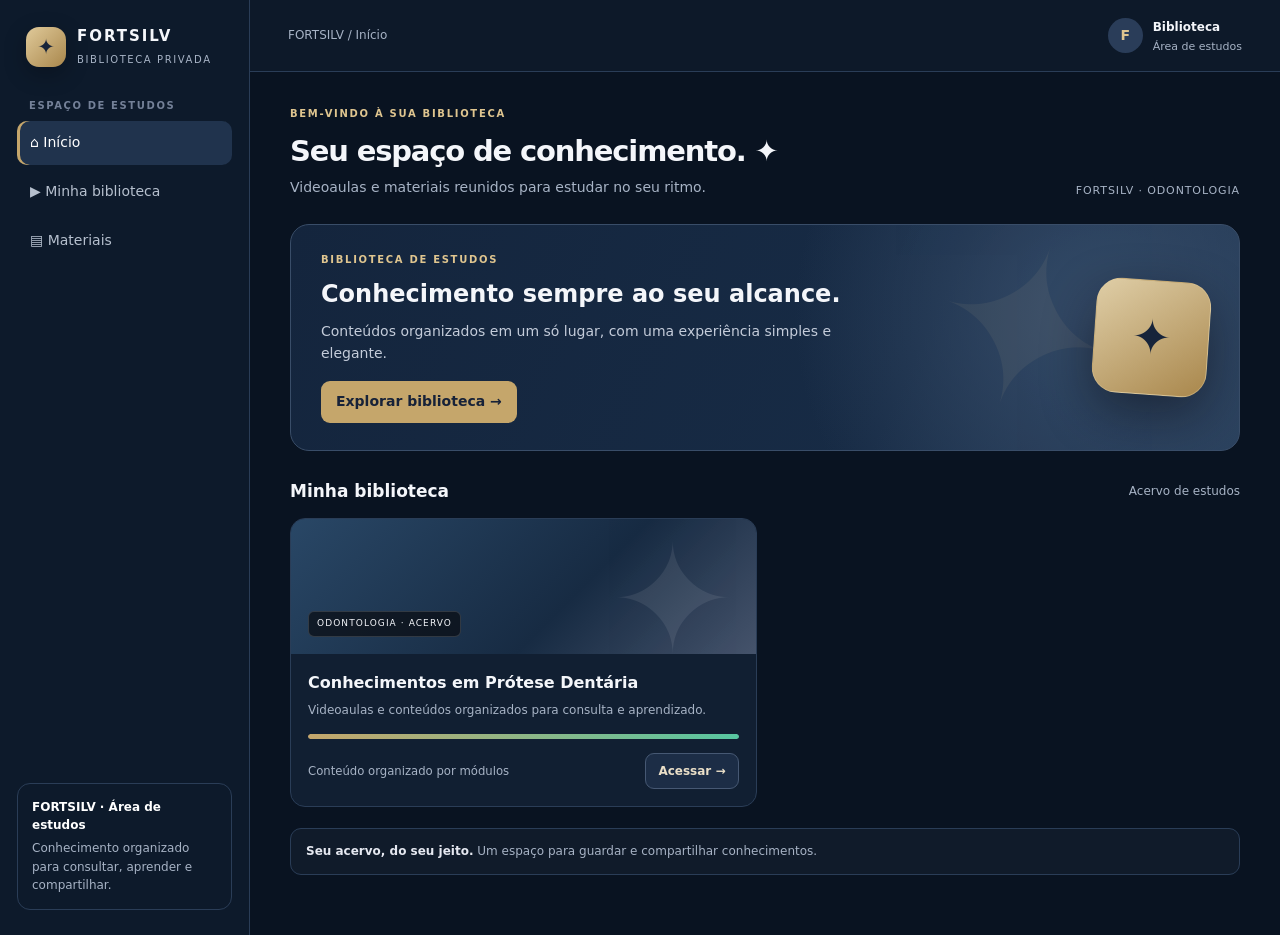
<file: index.html>
<!doctype html>
<html lang="pt-BR"><head><meta charset="utf-8"><meta name="viewport" content="width=device-width,initial-scale=1"><meta name="theme-color" content="#091321"><title>FORTSILV — Biblioteca privada</title><link rel="stylesheet" href="/css/estilo.css"></head>
<body><div class="app">
<aside class="sidebar"><div class="brand"><div class="logo">✦</div><div><b>FORTSILV</b><small>BIBLIOTECA PRIVADA</small></div></div><div><div class="navlabel">ESPAÇO DE ESTUDOS</div><nav class="nav"><button class="active" data-view="inicio">⌂ Início</button><button data-view="biblioteca">▶ Minha biblioteca</button><button data-view="materiais">▤ Materiais</button></nav></div><div class="sidebottom"><strong>FORTSILV · Área de estudos</strong>Conhecimento organizado para consultar, aprender e compartilhar.</div></aside>
<main><header class="topbar"><div class="crumb">FORTSILV / <span id="crumb">Início</span></div><div class="profile"><div class="avatar">F</div><div><b style="font-size:12px">Biblioteca</b><small>Área de estudos</small></div></div></header><div class="content">
<section id="inicio" class="view"><div class="welcome"><div><div class="eyebrow">BEM-VINDO À SUA BIBLIOTECA</div><h1>Seu espaço de conhecimento. ✦</h1><p>Videoaulas e materiais reunidos para estudar no seu ritmo.</p></div><div class="date">FORTSILV · ODONTOLOGIA</div></div><div class="hero"><div class="hero-copy"><div class="eyebrow">BIBLIOTECA DE ESTUDOS</div><h2>Conhecimento sempre ao seu alcance.</h2><p>Conteúdos organizados em um só lugar, com uma experiência simples e elegante.</p><button class="primary" onclick="showView('biblioteca')">Explorar biblioteca →</button></div><div class="hero-mark">✦</div></div><div class="sectionhead"><h3>Minha biblioteca</h3><span>Acervo de estudos</span></div><div class="coursegrid"><article class="course"><div class="cover"><span class="tag">ODONTOLOGIA · ACERVO</span></div><div class="coursebody"><h4>Conhecimentos em Prótese Dentária</h4><p>Videoaulas e conteúdos organizados para consulta e aprendizado.</p><div class="progress"><i style="width:100%"></i></div><div class="coursefoot"><small>Conteúdo organizado por módulos</small><button class="ghost" onclick="showView('biblioteca')">Acessar →</button></div></div></article></div><div class="notice"><b>Seu acervo, do seu jeito.</b> Um espaço para guardar e compartilhar conhecimentos.</div></section>
<section id="biblioteca" class="view hidden"><div class="page-title"><div class="eyebrow">ACERVO DE VIDEOAULAS</div><h1>Conhecimentos em Prótese Dentária</h1><p>Selecione uma aula para assistir.</p></div><div class="lessonlayout"><div class="player"><div class="videoarea" id="videoArea"><div><div style="font-size:42px;color:var(--gold2)">▶</div><small>SELECIONE UMA AULA NA LISTA</small></div></div><div class="playerinfo"><h3 id="videoTitle">Sua próxima aula aparecerá aqui</h3><p id="videoDesc">As aulas publicadas pelo administrador aparecerão na lista ao lado.</p></div></div><div class="modules"><div class="moduleshead"><b>Programa de estudos</b><small>Aulas disponíveis</small></div><div id="lessons"><div class="empty">Nenhuma aula publicada ainda.</div></div></div></div></section>
<section id="materiais" class="view hidden"><div class="page-title"><div class="eyebrow">ARQUIVOS E REFERÊNCIAS</div><h1>Materiais complementares</h1><p>Documentos e arquivos de apoio.</p></div><div class="adminlist"><h3>Biblioteca de materiais</h3><div class="empty">Os materiais serão adicionados nesta área quando o armazenamento estiver conectado.</div></div></section>
</div></main></div><div id="toast" class="toast hidden"></div><script src="/js/aluno.js"></script></body></html>
</file>
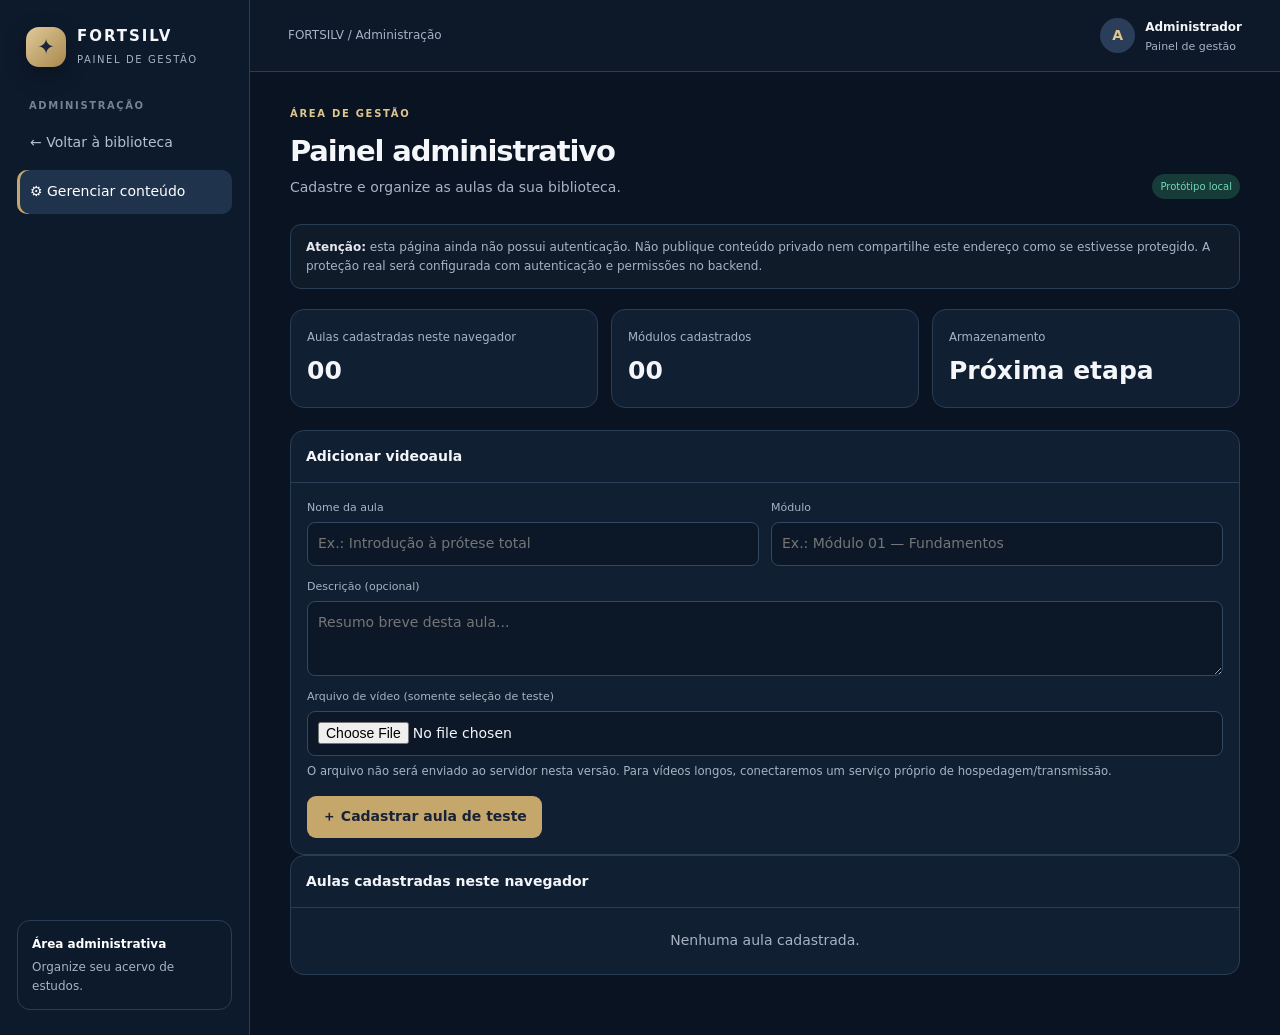
<file: admin.html>
<!doctype html>
<html lang="pt-BR"><head><meta charset="utf-8"><meta name="viewport" content="width=device-width,initial-scale=1"><meta name="theme-color" content="#091321"><title>FORTSILV — Administração</title><link rel="stylesheet" href="/css/estilo.css"></head>
<body><div class="app"><aside class="sidebar"><div class="brand"><div class="logo">✦</div><div><b>FORTSILV</b><small>PAINEL DE GESTÃO</small></div></div><div><div class="navlabel">ADMINISTRAÇÃO</div><nav class="nav"><a href="/">← Voltar à biblioteca</a><button class="active">⚙ Gerenciar conteúdo</button></nav></div><div class="sidebottom"><strong>Área administrativa</strong>Organize seu acervo de estudos.</div></aside>
<main><header class="topbar"><div class="crumb">FORTSILV / Administração</div><div class="profile"><div class="avatar">A</div><div><b style="font-size:12px">Administrador</b><small>Painel de gestão</small></div></div></header><div class="content">
<div class="welcome"><div><div class="eyebrow">ÁREA DE GESTÃO</div><h1>Painel administrativo</h1><p>Cadastre e organize as aulas da sua biblioteca.</p></div><span class="status">Protótipo local</span></div>
<div class="notice" style="margin:0 0 20px"><b>Atenção:</b> esta página ainda não possui autenticação. Não publique conteúdo privado nem compartilhe este endereço como se estivesse protegido. A proteção real será configurada com autenticação e permissões no backend.</div>
<div class="admincards"><div class="stat"><small>Aulas cadastradas neste navegador</small><strong id="count">00</strong></div><div class="stat"><small>Módulos cadastrados</small><strong id="modules">00</strong></div><div class="stat"><small>Armazenamento</small><strong>Próxima etapa</strong></div></div>
<div class="adminlist"><h3>Adicionar videoaula</h3><div class="formgrid"><div class="field"><label>Nome da aula</label><input id="title" placeholder="Ex.: Introdução à prótese total"></div><div class="field"><label>Módulo</label><input id="module" placeholder="Ex.: Módulo 01 — Fundamentos"></div><div class="field full"><label>Descrição (opcional)</label><textarea id="desc" placeholder="Resumo breve desta aula..."></textarea></div><div class="field full"><label>Arquivo de vídeo (somente seleção de teste)</label><input id="video" type="file" accept="video/*"><small style="color:var(--muted)">O arquivo não será enviado ao servidor nesta versão. Para vídeos longos, conectaremos um serviço próprio de hospedagem/transmissão.</small></div></div><div class="actions"><button class="primary" onclick="addLesson()">＋ Cadastrar aula de teste</button></div></div>
<div class="adminlist"><h3>Aulas cadastradas neste navegador</h3><div id="list"><div class="empty">Nenhuma aula cadastrada.</div></div></div>
</div></main></div><div id="toast" class="toast hidden"></div><script src="/js/admin.js"></script></body></html>
</file>
<file: css/estilo.css>
:root{--bg:#091321;--sidebar:#0d1a2b;--panel:#111f32;--panel2:#172943;--line:#2a3d57;--text:#f4f6fa;--muted:#a7b3c5;--gold:#c5a66b;--gold2:#dfc58f;--green:#57c6a1;--danger:#d97979}
*{box-sizing:border-box}body{margin:0;background:var(--bg);color:var(--text);font:14px/1.55 Inter,system-ui,-apple-system,Segoe UI,sans-serif}button,input,textarea,select{font:inherit}button{cursor:pointer}.app{min-height:100vh;display:grid;grid-template-columns:250px 1fr}.sidebar{background:var(--sidebar);border-right:1px solid var(--line);padding:25px 17px;display:flex;flex-direction:column;gap:28px}.brand{display:flex;align-items:center;gap:11px;padding:0 9px}.logo{width:40px;height:40px;border-radius:13px;background:linear-gradient(135deg,#e0ca9a,#a9874c);display:grid;place-items:center;color:#17243a;font-size:21px;font-weight:900;box-shadow:0 7px 22px #0004}.brand b{display:block;font-size:15px;letter-spacing:.13em}.brand small{color:var(--muted);font-size:10px;letter-spacing:.16em}.navlabel{color:#748198;font-size:10px;font-weight:800;letter-spacing:.16em;padding:0 12px;margin-bottom:8px}.nav{display:grid;gap:5px}.nav a,.nav button{border:0;background:transparent;color:#b6c0ce;text-align:left;text-decoration:none;padding:11px 13px;border-radius:10px;display:flex;gap:12px;align-items:center}.nav a:hover,.nav button:hover,.nav .active{background:#20334d;color:#fff}.nav .active{box-shadow:inset 3px 0 var(--gold)}.ico{width:19px;text-align:center}.sidebottom{margin-top:auto;border:1px solid var(--line);border-radius:13px;padding:14px;color:var(--muted);font-size:12px}.sidebottom strong{color:#fff;display:block;margin-bottom:4px}main{min-width:0}.topbar{height:72px;border-bottom:1px solid var(--line);display:flex;align-items:center;justify-content:space-between;padding:0 38px;background:#0d1929}.crumb{color:var(--muted);font-size:12px}.profile{display:flex;align-items:center;gap:10px}.avatar{width:35px;height:35px;border-radius:50%;background:#2a3d59;display:grid;place-items:center;color:var(--gold2);font-weight:800}.profile small{display:block;color:var(--muted);font-size:11px}.content{max-width:1250px;margin:auto;padding:34px 40px 60px}.eyebrow{color:var(--gold2);text-transform:uppercase;letter-spacing:.17em;font-size:10px;font-weight:800}.welcome{display:flex;justify-content:space-between;align-items:flex-end;gap:20px;margin-bottom:25px}.welcome h1{font-size:29px;letter-spacing:-.04em;margin:7px 0 4px}.welcome p{color:var(--muted);margin:0}.date{color:var(--muted);font-size:11px;letter-spacing:.08em}.hero{position:relative;overflow:hidden;border:1px solid #394d68;border-radius:19px;padding:27px 30px;background:radial-gradient(circle at 85% 40%,#354b68 0,transparent 37%),linear-gradient(115deg,#14253d,#172b45 65%,#263d59);min-height:178px;display:flex;align-items:center;justify-content:space-between;margin-bottom:27px}.hero:after{content:"✦";position:absolute;right:13%;top:-65px;font-size:220px;color:#e2c995;opacity:.07;transform:rotate(18deg)}.hero-copy{position:relative;z-index:1;max-width:570px}.hero h2{font-size:24px;margin:8px 0}.hero p{color:#c4ccda;margin:0 0 17px}.hero-mark{position:relative;z-index:1;width:115px;height:115px;border:1px solid #e0ca9a66;border-radius:25px;background:linear-gradient(145deg,#dfcea7,#a9874c);display:grid;place-items:center;color:#17243a;font-size:48px;box-shadow:0 18px 50px #08080f77;transform:rotate(4deg)}.primary{border:0;border-radius:9px;background:var(--gold);color:#172238;padding:10px 15px;font-weight:800}.primary:hover{background:var(--gold2)}.ghost{background:#1c2d46;color:#eadfc8;border:1px solid #465873;padding:8px 12px;border-radius:9px;font-size:12px;font-weight:700}.sectionhead{display:flex;justify-content:space-between;align-items:center;margin:27px 0 14px}.sectionhead h3{font-size:17px;margin:0}.sectionhead span{font-size:12px;color:var(--muted)}.coursegrid{display:grid;grid-template-columns:repeat(2,minmax(0,1fr));gap:17px}.course{border:1px solid var(--line);background:var(--panel);border-radius:15px;overflow:hidden;transition:.2s}.course:hover{transform:translateY(-2px);border-color:#8b7855}.cover{height:135px;padding:17px;display:flex;align-items:flex-end;position:relative;overflow:hidden;background:linear-gradient(135deg,#294766,#172b43 60%,#45536b)}.cover:after{content:"✦";position:absolute;right:20px;top:-35px;font-size:150px;color:white;opacity:.08}.tag{position:relative;z-index:1;background:#0b0d12b8;border:1px solid #ffffff25;border-radius:6px;padding:5px 8px;font-size:9px;letter-spacing:.12em;text-transform:uppercase}.coursebody{padding:17px}.coursebody h4{font-size:16px;margin:0 0 5px}.coursebody p{color:var(--muted);font-size:12px;margin:0 0 14px}.progress{height:5px;border-radius:9px;background:#273448;overflow:hidden}.progress i{display:block;height:100%;background:linear-gradient(90deg,var(--gold),var(--green));border-radius:9px}.coursefoot{display:flex;justify-content:space-between;align-items:center;margin-top:14px;gap:10px}.coursefoot small{color:var(--muted)}.notice{margin-top:21px;padding:13px 15px;border:1px solid var(--line);background:#101b2a;border-radius:11px;color:var(--muted);font-size:12px}.notice b{color:#e5e8f0}.page-title{margin:0 0 20px}.page-title h1{margin:5px 0;font-size:27px}.page-title p{color:var(--muted);margin:0}.lessonlayout{display:grid;grid-template-columns:minmax(0,1.55fr) minmax(260px,.8fr);gap:18px}.player,.modules,.adminlist,.stat{border:1px solid var(--line);background:var(--panel);border-radius:14px;overflow:hidden}.videoarea{aspect-ratio:16/9;display:grid;place-items:center;background:radial-gradient(circle at 50% 40%,#29364b,#101824 65%,#070b12);padding:20px;text-align:center}.videoarea video{width:100%;height:100%;object-fit:contain;background:#000}.videoarea small{display:block;color:#aeb6c7;margin-top:10px}.playerinfo{padding:16px}.playerinfo h3{margin:0 0 5px}.playerinfo p{color:var(--muted);font-size:12px;margin:0}.moduleshead,.adminlist h3{padding:15px;margin:0;border-bottom:1px solid var(--line);font-size:14px}.moduleshead small{display:block;color:var(--muted);font-weight:400}.modtitle{padding:12px 14px;font-weight:800;font-size:10px;letter-spacing:.1em;background:#192a42;color:var(--gold2)}.lesson{width:100%;display:flex;gap:9px;align-items:center;text-align:left;padding:11px 14px;border:0;border-bottom:1px solid #24344a;background:transparent;color:#c4ccda;font-size:12px}.lesson:hover,.lesson.selected{background:#263b58;color:white}.lesson small{margin-left:auto;color:#8d9bb0;white-space:nowrap}.empty{padding:22px;color:var(--muted);text-align:center}.admincards{display:grid;grid-template-columns:repeat(3,1fr);gap:13px;margin-bottom:22px}.stat{padding:16px}.stat small{color:var(--muted)}.stat strong{display:block;font-size:25px;margin-top:4px}.formgrid{display:grid;grid-template-columns:1fr 1fr;gap:12px;padding:16px}.field{display:grid;gap:6px}.field.full{grid-column:1/-1}.field label{font-size:11px;color:var(--muted)}.field input,.field textarea,.field select{width:100%;border:1px solid #344760;background:#0c1828;color:var(--text);border-radius:8px;padding:10px;outline:none}.field textarea{min-height:75px;resize:vertical}.actions{display:flex;gap:8px;align-items:center;padding:0 16px 16px}.adminrow{display:flex;justify-content:space-between;gap:15px;padding:14px 16px;border-bottom:1px solid var(--line);align-items:center}.adminrow small{display:block;color:var(--muted);margin-top:3px}.status{font-size:10px;color:#73d9b8;background:#173b38;padding:5px 8px;border-radius:20px}.toast{position:fixed;right:20px;bottom:20px;background:#183b35;border:1px solid #397d6d;color:#dff9ef;padding:12px 16px;border-radius:10px;z-index:10}.hidden{display:none!important}
@media(max-width:850px){.app{grid-template-columns:1fr}.sidebar{padding:13px 15px;border-right:0;border-bottom:1px solid var(--line);gap:12px}.brand{padding:0}.navlabel,.sidebottom{display:none}.nav{display:flex;overflow:auto}.nav a,.nav button{white-space:nowrap;padding:9px 11px}.topbar{height:60px;padding:0 18px}.content{padding:24px 18px}.lessonlayout{grid-template-columns:1fr}.admincards{grid-template-columns:1fr}.hero{padding:22px}.hero-mark{width:85px;height:85px;font-size:36px}}@media(max-width:480px){.hero-mark,.date{display:none}.welcome h1{font-size:24px}.formgrid{grid-template-columns:1fr}.field.full{grid-column:auto}.coursefoot{align-items:flex-start;flex-direction:column}}
</file>
